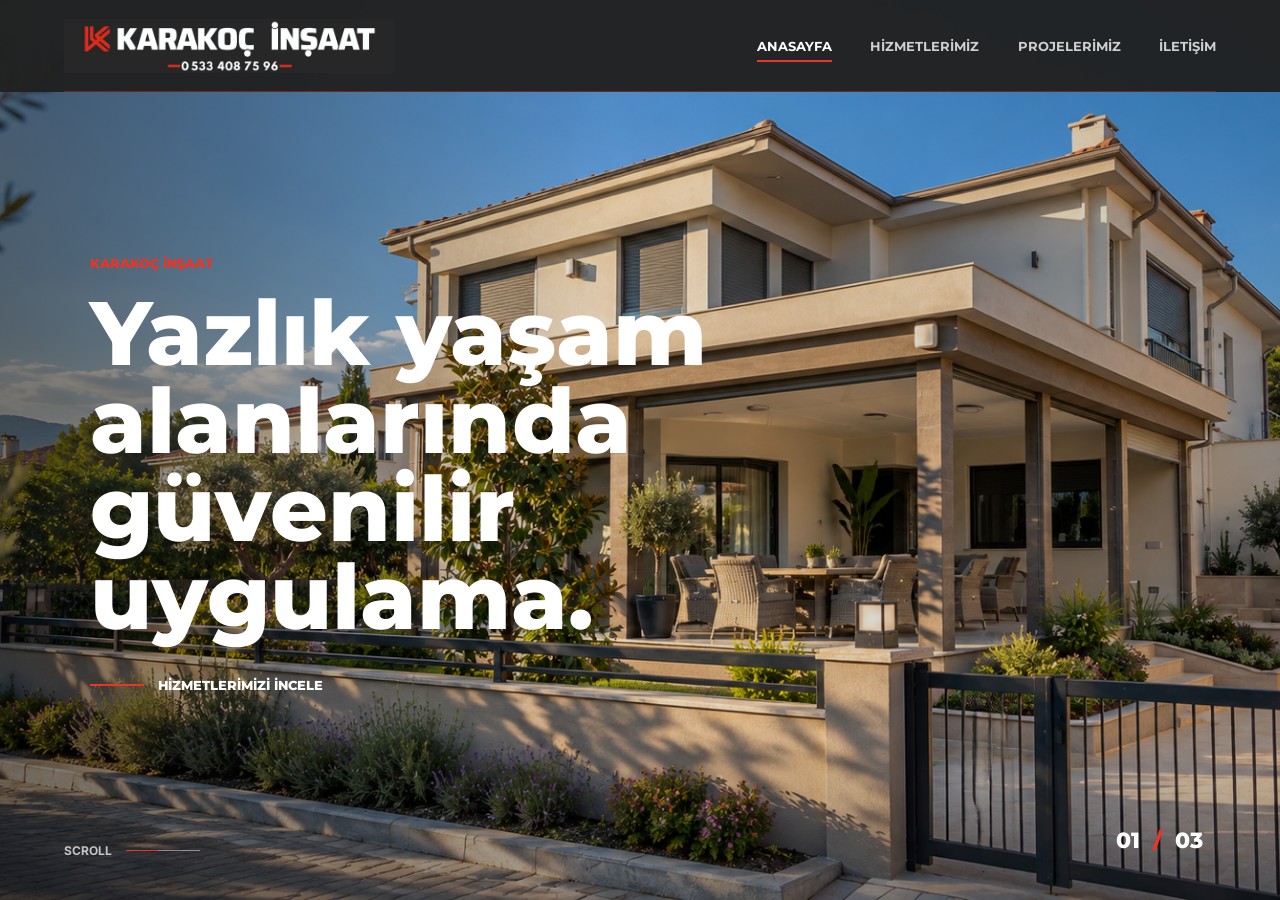
<file: index.html>
<!doctype html>
<html lang="tr">
<head>
  <meta charset="utf-8">
  <meta name="viewport" content="width=device-width, initial-scale=1">
  <title>Karakoç İnşaat | Anasayfa</title>
  <meta name="description" content="Karakoç İnşaat resmi web sitesi. Güvenilir, estetik ve sağlam yaşam alanları.">
  <link rel="preconnect" href="https://fonts.googleapis.com">
  <link rel="preconnect" href="https://fonts.gstatic.com" crossorigin>
  <link href="https://fonts.googleapis.com/css2?family=Montserrat:wght@500;600;700;800&family=Inter:wght@400;500;600&display=swap" rel="stylesheet">
  <link rel="stylesheet" href="css/style.css">
</head>
<body>
  <header class="site-header" data-header>
    <a class="brand" href="index.html" aria-label="Karakoç İnşaat Anasayfa">
      <img src="img/karakoclogo.png" alt="Karakoç İnşaat">
    </a>
    <button class="menu-toggle" type="button" aria-label="Menüyü aç" aria-expanded="false" data-menu-toggle>
      <span></span>
      <span></span>
      <span></span>
    </button>
    <nav class="main-nav" data-nav>
      <a class="active" href="index.html">Anasayfa</a>
      <a href="hizmetlerimiz.html">Hizmetlerimiz</a>
      <a href="projelerimiz.html">Projelerimiz</a>
      <a href="iletisim.html">İletişim</a>
    </nav>
  </header>

  <main class="snap-page">
    <section class="hero-panel hero-yapi is-active">
      <div class="hero-content">
        <p class="eyebrow">Karakoç İnşaat</p>
        <h1>Yazlık yaşam alanlarında güvenilir uygulama.</h1>
        <a class="hero-link" href="hizmetlerimiz.html">Hizmetlerimizi İncele</a>
      </div>
      <div class="slide-count">01 <span>/</span> 03</div>
    </section>

    <section class="hero-panel hero-proje">
      <div class="hero-content">
        <p class="eyebrow">Yaşam Alanları</p>
        <h2>Modern, güvenli ve kalıcı projeler.</h2>
        <a class="hero-link" href="projelerimiz.html">Projeleri Gör</a>
      </div>
      <div class="slide-count">02 <span>/</span> 03</div>
    </section>

    <section class="hero-panel hero-planlama">
      <div class="hero-content">
        <p class="eyebrow">Planlama ve Uygulama</p>
        <h2>Her detayında disiplin, her aşamasında güven.</h2>
        <a class="hero-link" href="iletisim.html">Bize Ulaşın</a>
      </div>
      <div class="slide-count">03 <span>/</span> 03</div>
    </section>
  </main>

  <div class="scroll-cue" aria-hidden="true">
    <span>Scroll</span>
    <i></i>
  </div>

  <script src="js/main.js"></script>
</body>
</html>
</file>
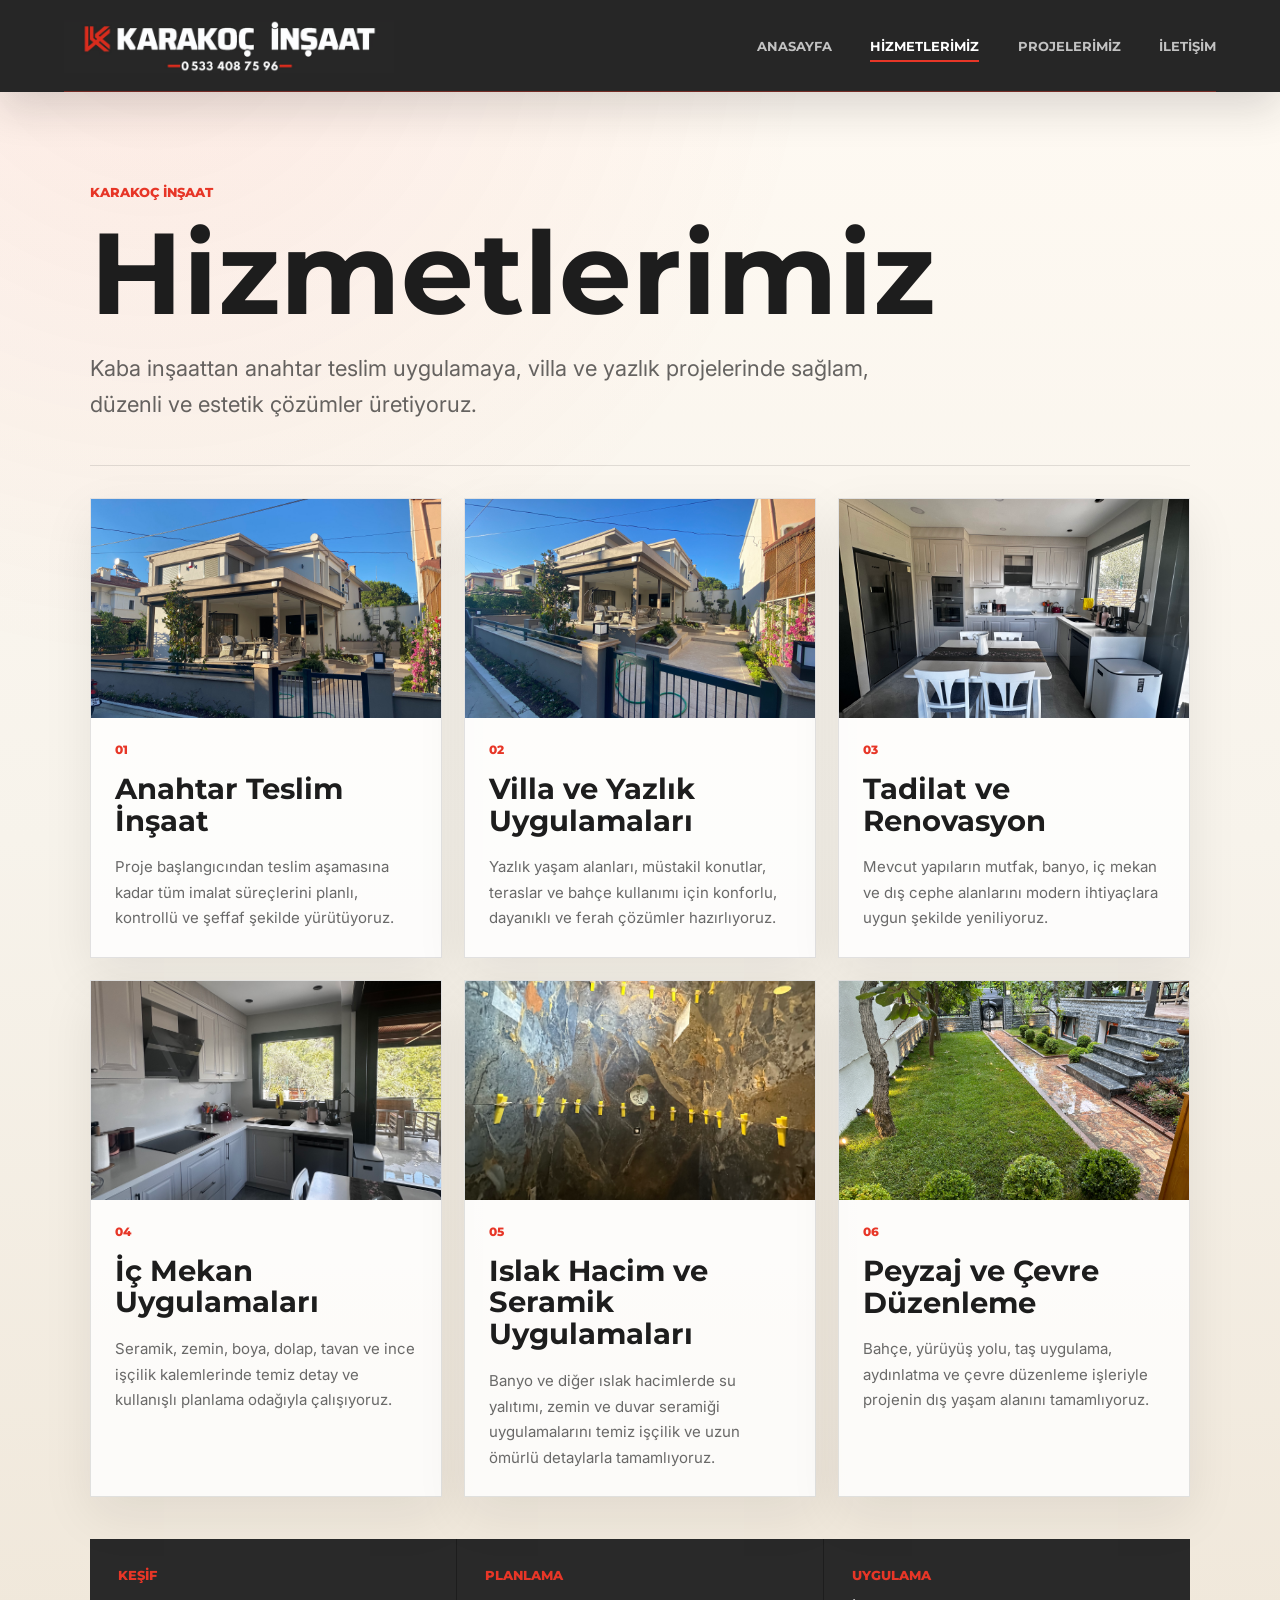
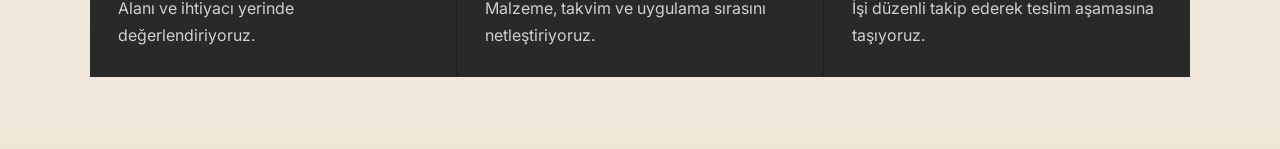
<file: hizmetlerimiz.html>
<!doctype html>
<html lang="tr">
<head>
  <meta charset="utf-8">
  <meta name="viewport" content="width=device-width, initial-scale=1">
  <title>Hizmetlerimiz | Karakoç İnşaat</title>
  <link rel="preconnect" href="https://fonts.googleapis.com">
  <link rel="preconnect" href="https://fonts.gstatic.com" crossorigin>
  <link href="https://fonts.googleapis.com/css2?family=Montserrat:wght@500;600;700;800&family=Inter:wght@400;500;600&display=swap" rel="stylesheet">
  <link rel="stylesheet" href="css/style.css">
</head>
<body>
  <header class="site-header solid" data-header>
    <a class="brand" href="index.html" aria-label="Karakoç İnşaat Anasayfa">
      <img src="img/karakoclogo.png" alt="Karakoç İnşaat">
    </a>
    <button class="menu-toggle" type="button" aria-label="Menüyü aç" aria-expanded="false" data-menu-toggle>
      <span></span><span></span><span></span>
    </button>
    <nav class="main-nav" data-nav>
      <a href="index.html">Anasayfa</a>
      <a class="active" href="hizmetlerimiz.html">Hizmetlerimiz</a>
      <a href="projelerimiz.html">Projelerimiz</a>
      <a href="iletisim.html">İletişim</a>
    </nav>
  </header>
  <main class="inner-page content-page">
    <section class="page-title compact">
      <p class="eyebrow">Karakoç İnşaat</p>
      <h1>Hizmetlerimiz</h1>
      <p class="lead">Kaba inşaattan anahtar teslim uygulamaya, villa ve yazlık projelerinde sağlam, düzenli ve estetik çözümler üretiyoruz.</p>
    </section>

    <section class="service-grid featured" aria-label="Hizmetlerimiz">
      <article class="service-card">
        <img src="img/proje2/IMG_4381.jpeg" alt="Villa dış cephe ve yazlık uygulama örneği">
        <span>01</span>
        <h2>Anahtar Teslim İnşaat</h2>
        <p>Proje başlangıcından teslim aşamasına kadar tüm imalat süreçlerini planlı, kontrollü ve şeffaf şekilde yürütüyoruz.</p>
      </article>
      <article class="service-card">
        <img src="img/proje2/IMG_4385.jpeg" alt="Yazlık villa teras uygulama örneği">
        <span>02</span>
        <h2>Villa ve Yazlık Uygulamaları</h2>
        <p>Yazlık yaşam alanları, müstakil konutlar, teraslar ve bahçe kullanımı için konforlu, dayanıklı ve ferah çözümler hazırlıyoruz.</p>
      </article>
      <article class="service-card">
        <img src="img/proje1/IMG_2029.jpeg" alt="Tadilat ve mutfak renovasyon örneği">
        <span>03</span>
        <h2>Tadilat ve Renovasyon</h2>
        <p>Mevcut yapıların mutfak, banyo, iç mekan ve dış cephe alanlarını modern ihtiyaçlara uygun şekilde yeniliyoruz.</p>
      </article>
      <article class="service-card">
        <img src="img/proje1/IMG_2033.jpeg" alt="İç mekan ince işçilik örneği">
        <span>04</span>
        <h2>İç Mekan Uygulamaları</h2>
        <p>Seramik, zemin, boya, dolap, tavan ve ince işçilik kalemlerinde temiz detay ve kullanışlı planlama odağıyla çalışıyoruz.</p>
      </article>
      <article class="service-card">
        <img src="img/proje3/IMG_6566.jpeg" alt="Seramik ve ıslak hacim uygulama örneği">
        <span>05</span>
        <h2>Islak Hacim ve Seramik Uygulamaları</h2>
        <p>Banyo ve diğer ıslak hacimlerde su yalıtımı, zemin ve duvar seramiği uygulamalarını temiz işçilik ve uzun ömürlü detaylarla tamamlıyoruz.</p>
      </article>
      <article class="service-card">
        <img src="img/proje3/IMG_0694.jpeg" alt="Peyzaj ve çevre düzenleme örneği">
        <span>06</span>
        <h2>Peyzaj ve Çevre Düzenleme</h2>
        <p>Bahçe, yürüyüş yolu, taş uygulama, aydınlatma ve çevre düzenleme işleriyle projenin dış yaşam alanını tamamlıyoruz.</p>
      </article>
    </section>

    <section class="work-steps">
      <article>
        <span>Keşif</span>
        <p>Alanı ve ihtiyacı yerinde değerlendiriyoruz.</p>
      </article>
      <article>
        <span>Planlama</span>
        <p>Malzeme, takvim ve uygulama sırasını netleştiriyoruz.</p>
      </article>
      <article>
        <span>Uygulama</span>
        <p>İşi düzenli takip ederek teslim aşamasına taşıyoruz.</p>
      </article>
    </section>
  </main>
  <script src="js/main.js"></script>
</body>
</html>
</file>
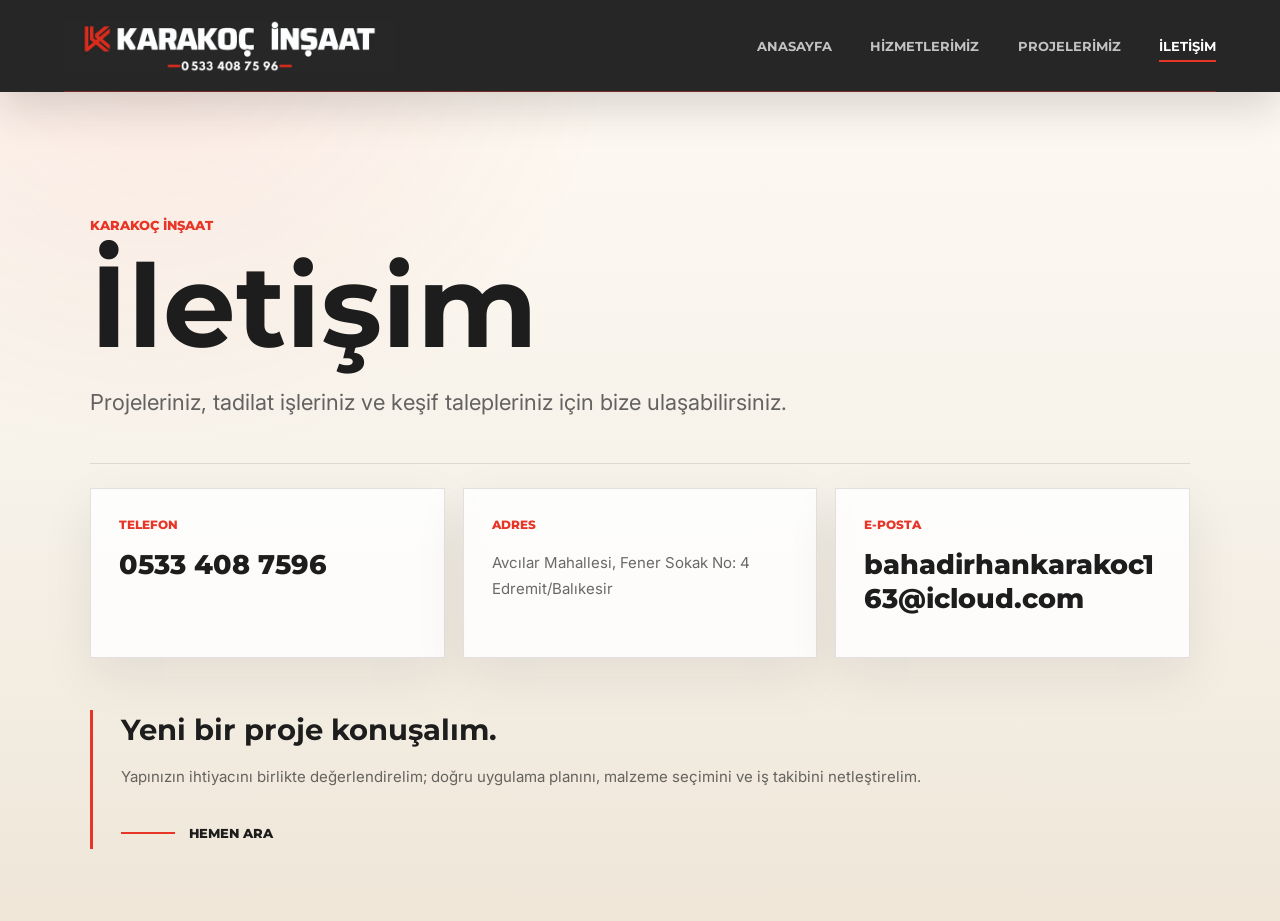
<file: iletisim.html>
<!doctype html>
<html lang="tr">
<head>
  <meta charset="utf-8">
  <meta name="viewport" content="width=device-width, initial-scale=1">
  <title>İletişim | Karakoç İnşaat</title>
  <link rel="preconnect" href="https://fonts.googleapis.com">
  <link rel="preconnect" href="https://fonts.gstatic.com" crossorigin>
  <link href="https://fonts.googleapis.com/css2?family=Montserrat:wght@500;600;700;800&family=Inter:wght@400;500;600&display=swap" rel="stylesheet">
  <link rel="stylesheet" href="css/style.css">
</head>
<body>
  <header class="site-header solid" data-header>
    <a class="brand" href="index.html" aria-label="Karakoç İnşaat Anasayfa">
      <img src="img/karakoclogo.png" alt="Karakoç İnşaat">
    </a>
    <button class="menu-toggle" type="button" aria-label="Menüyü aç" aria-expanded="false" data-menu-toggle>
      <span></span><span></span><span></span>
    </button>
    <nav class="main-nav" data-nav>
      <a href="index.html">Anasayfa</a>
      <a href="hizmetlerimiz.html">Hizmetlerimiz</a>
      <a href="projelerimiz.html">Projelerimiz</a>
      <a class="active" href="iletisim.html">İletişim</a>
    </nav>
  </header>
  <main class="inner-page content-page contact-page">
    <section class="page-title compact">
      <p class="eyebrow">Karakoç İnşaat</p>
      <h1>İletişim</h1>
      <p class="lead">Projeleriniz, tadilat işleriniz ve keşif talepleriniz için bize ulaşabilirsiniz.</p>
    </section>

    <section class="contact-layout" aria-label="İletişim bilgileri">
      <div class="contact-box">
        <span>Telefon</span>
        <a href="tel:+905334087596">0533 408 7596</a>
      </div>
      <div class="contact-box">
        <span>Adres</span>
        <p>Avcılar Mahallesi, Fener Sokak No: 4<br>Edremit/Balıkesir</p>
      </div>
      <div class="contact-box">
        <span>E-posta</span>
        <a href="mailto:bahadirhankarakoc163@icloud.com">bahadirhankarakoc163@icloud.com</a>
      </div>
    </section>

    <section class="contact-cta">
      <h2>Yeni bir proje konuşalım.</h2>
      <p>Yapınızın ihtiyacını birlikte değerlendirelim; doğru uygulama planını, malzeme seçimini ve iş takibini netleştirelim.</p>
      <a class="hero-link" href="tel:+905334087596">Hemen Ara</a>
    </section>
  </main>
  <script src="js/main.js"></script>
</body>
</html>
</file>
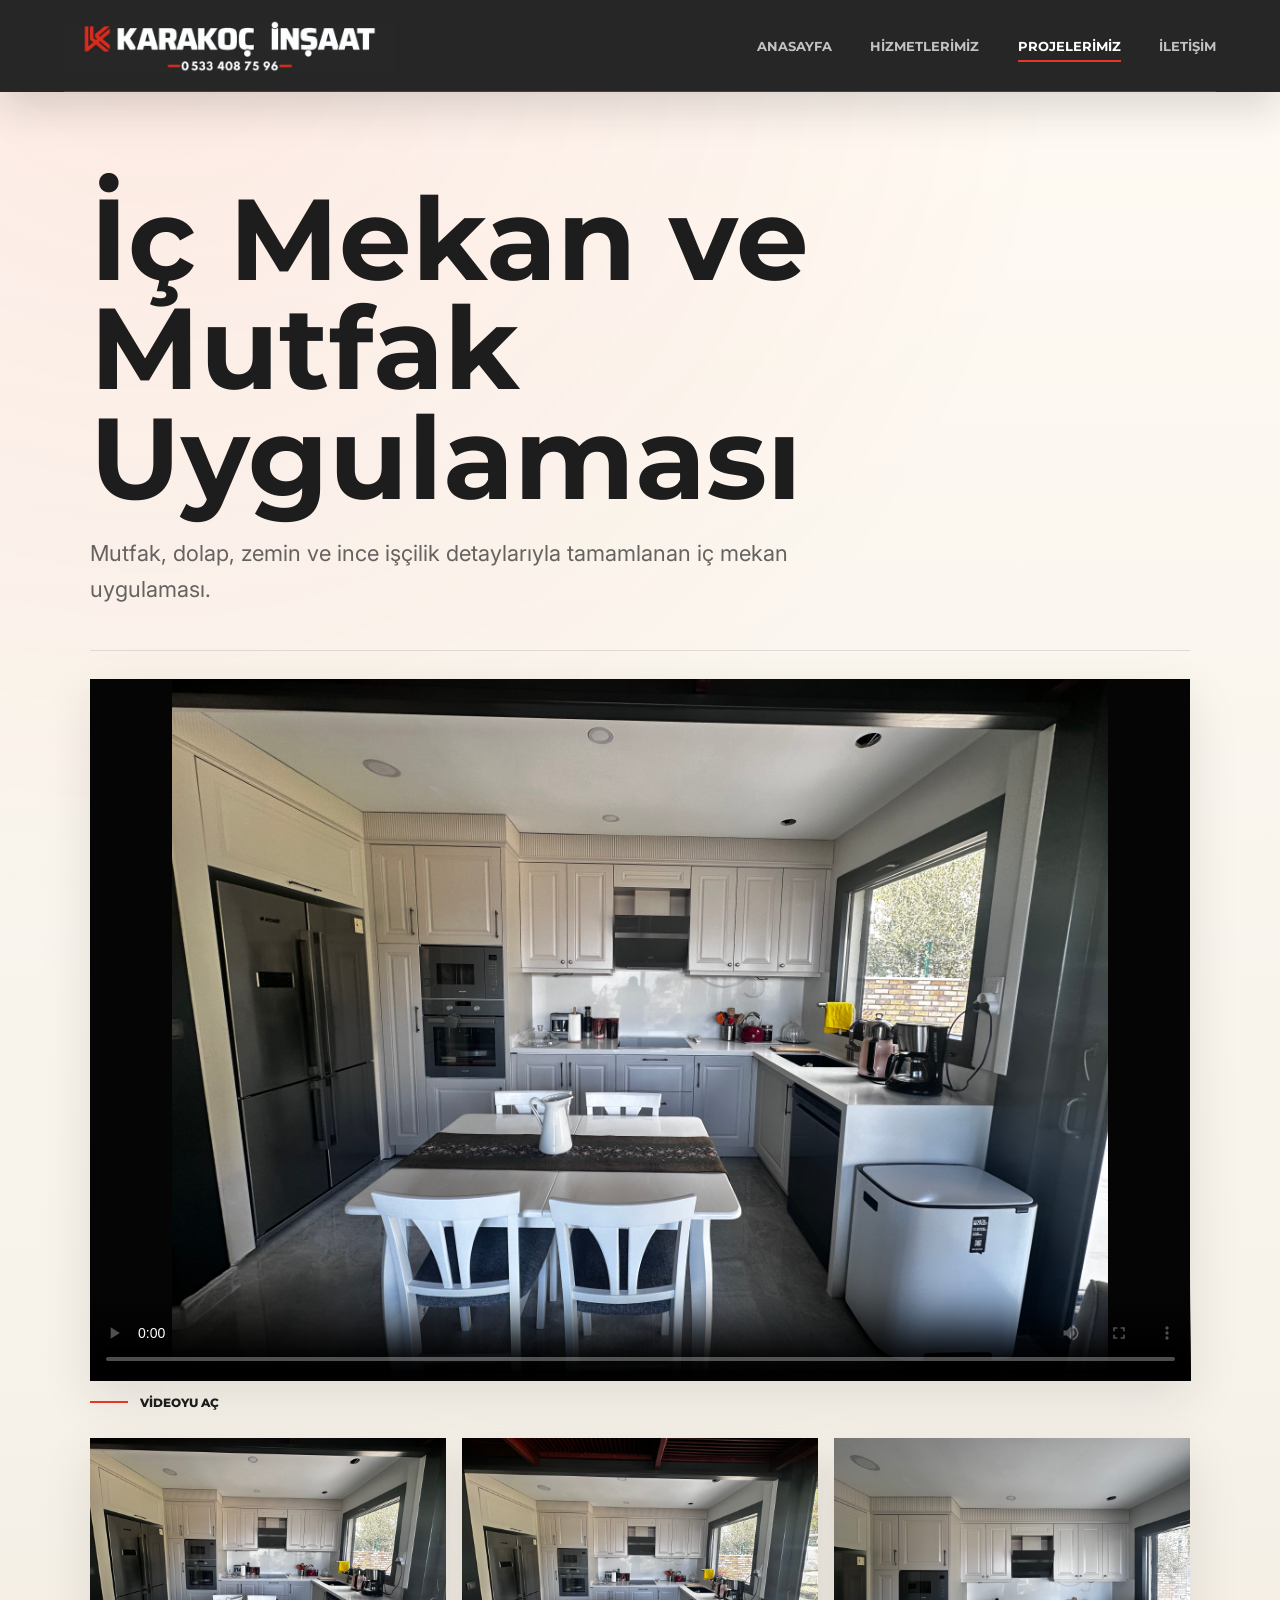
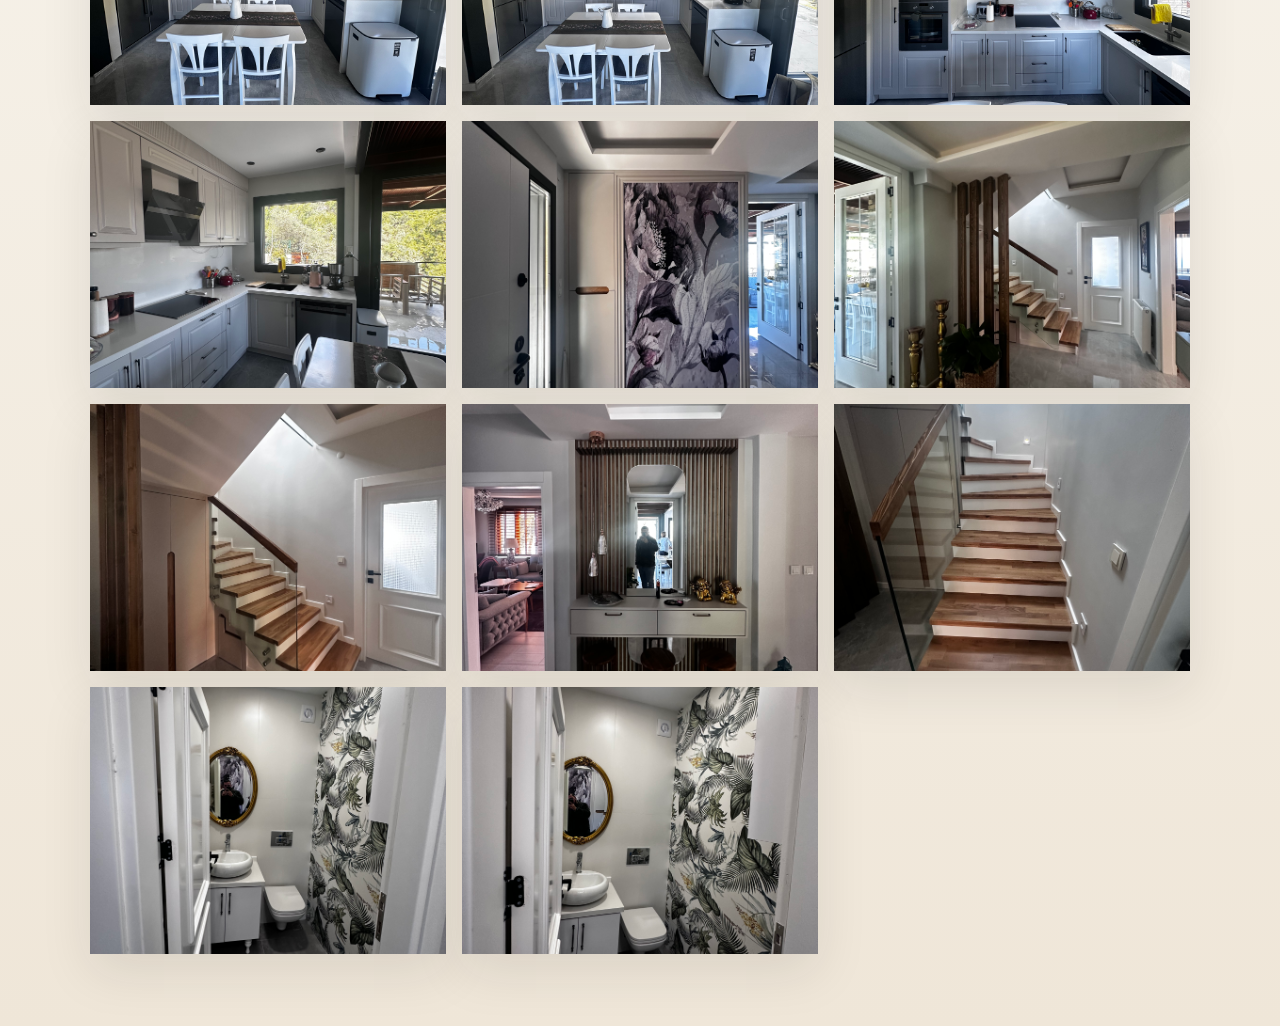
<file: proje1.html>
<!doctype html>
<html lang="tr">
<head>
  <meta charset="utf-8">
  <meta name="viewport" content="width=device-width, initial-scale=1">
  <title>İç Mekan ve Mutfak Uygulaması | Karakoç İnşaat</title>
  <link rel="preconnect" href="https://fonts.googleapis.com">
  <link rel="preconnect" href="https://fonts.gstatic.com" crossorigin>
  <link href="https://fonts.googleapis.com/css2?family=Montserrat:wght@500;600;700;800&family=Inter:wght@400;500;600&display=swap" rel="stylesheet">
  <link rel="stylesheet" href="css/style.css">
</head>
<body>
  <header class="site-header solid" data-header>
    <a class="brand" href="index.html" aria-label="Karakoç İnşaat Anasayfa"><img src="img/karakoclogo.png" alt="Karakoç İnşaat"></a>
    <button class="menu-toggle" type="button" aria-label="Menüyü aç" aria-expanded="false" data-menu-toggle><span></span><span></span><span></span></button>
    <nav class="main-nav" data-nav>
      <a href="index.html">Anasayfa</a>
      <a href="hizmetlerimiz.html">Hizmetlerimiz</a>
      <a class="active" href="projelerimiz.html">Projelerimiz</a>
      <a href="iletisim.html">İletişim</a>
    </nav>
  </header>
  <main class="inner-page content-page project-detail">
    <section class="page-title compact">
      <h1>İç Mekan ve Mutfak Uygulaması</h1>
      <p class="lead">Mutfak, dolap, zemin ve ince işçilik detaylarıyla tamamlanan iç mekan uygulaması.</p>
    </section>

    <section class="media-feature">
      <video controls preload="metadata" poster="img/proje1/IMG_2029.jpeg">
        <source src="img/proje1/IMG_0296.mov" type="video/quicktime">
      </video>
      <a class="media-download" href="img/proje1/IMG_0296.mov">Videoyu Aç</a>
    </section>

    <section class="gallery-grid" aria-label="İç mekan ve mutfak uygulaması fotoğrafları">
      <img src="img/proje1/IMG_2029.jpeg" alt="Mutfak uygulaması fotoğrafı">
      <img src="img/proje1/IMG_2030.jpeg" alt="İç mekan detay fotoğrafı">
      <img src="img/proje1/IMG_2031.jpeg" alt="İç mekan uygulama fotoğrafı">
      <img src="img/proje1/IMG_2033.jpeg" alt="İç mekan fotoğrafı">
      <img src="img/proje1/IMG_2034.jpeg" alt="İşçilik fotoğrafı">
      <img src="img/proje1/IMG_2035.jpeg" alt="Tamamlanan alan fotoğrafı">
      <img src="img/proje1/IMG_2036.jpeg" alt="Detay fotoğrafı">
      <img src="img/proje1/IMG_2037.jpeg" alt="Detay fotoğrafı">
      <img src="img/proje1/IMG_2038.jpeg" alt="Detay fotoğrafı">
      <img src="img/proje1/IMG_2042.jpeg" alt="Detay fotoğrafı">
      <img src="img/proje1/IMG_2043.jpeg" alt="Detay fotoğrafı">
    </section>
  </main>
  <script src="js/main.js"></script>
</body>
</html>
</file>
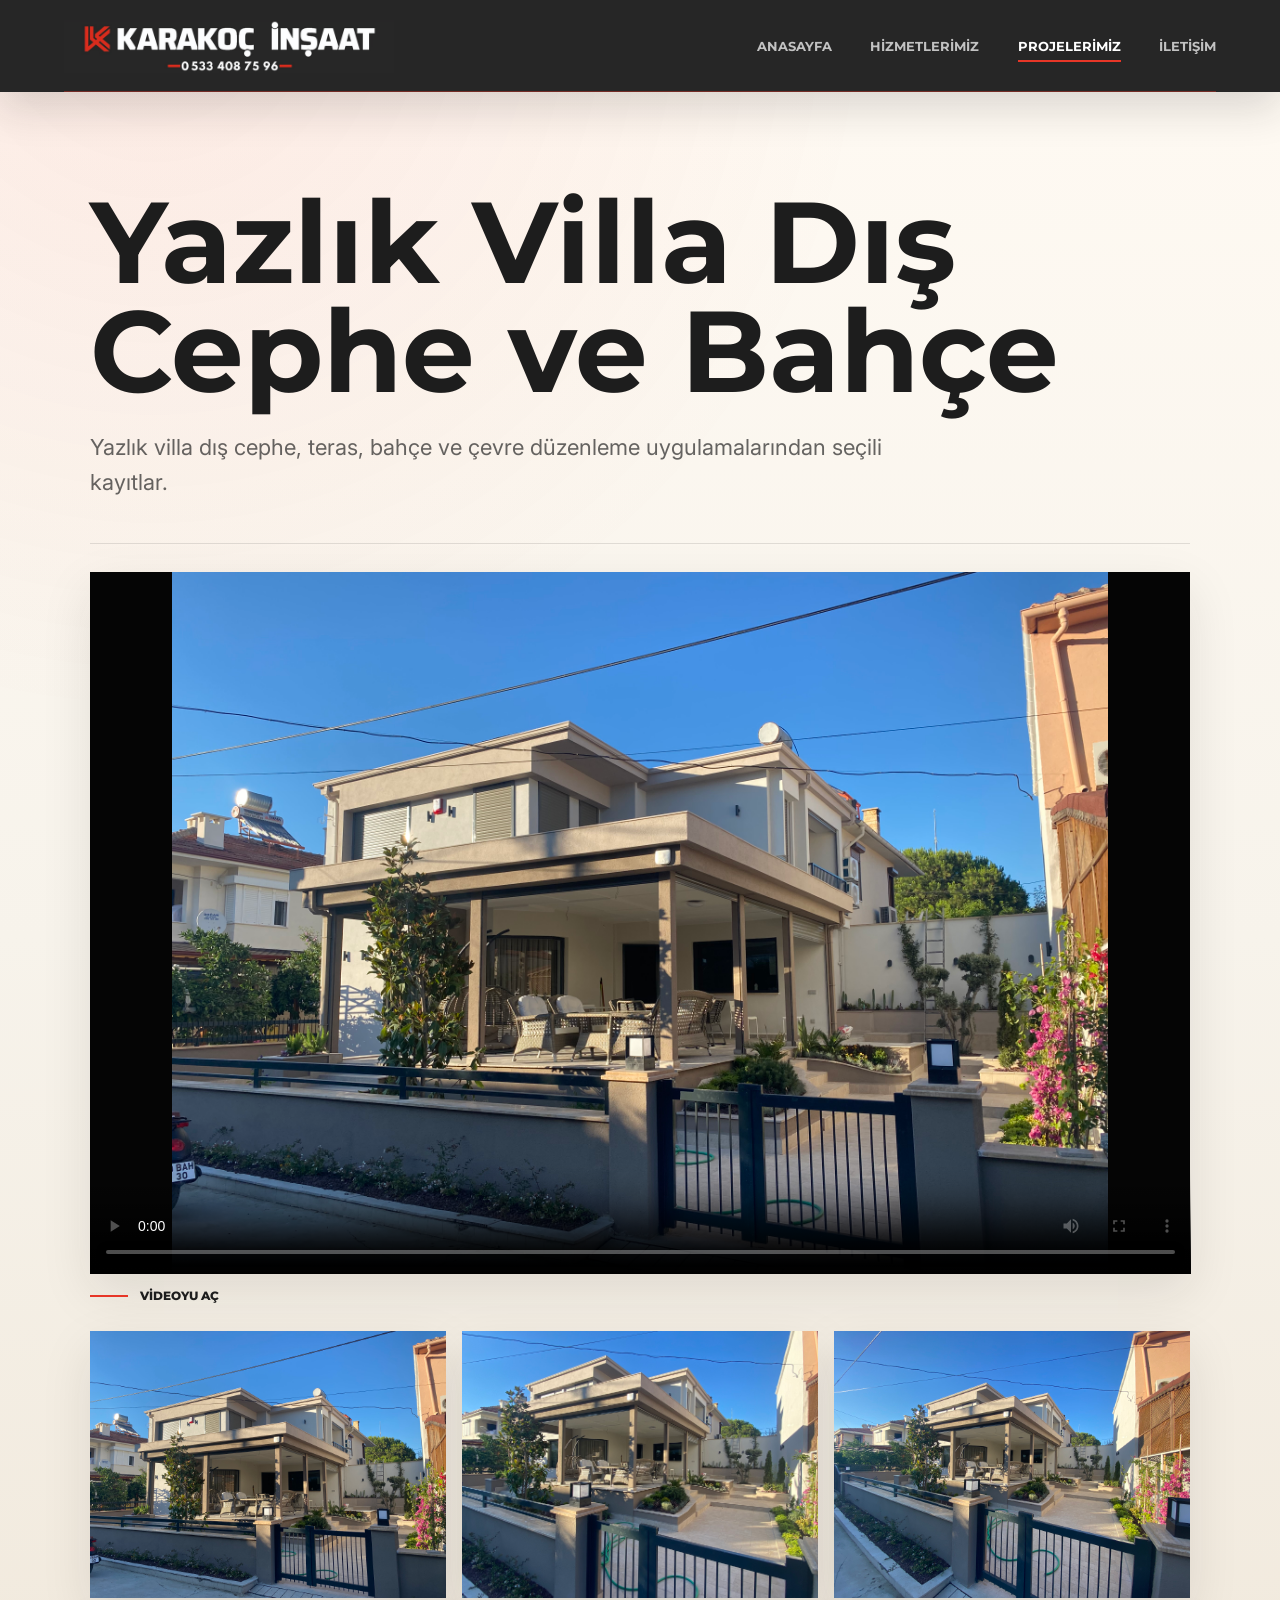
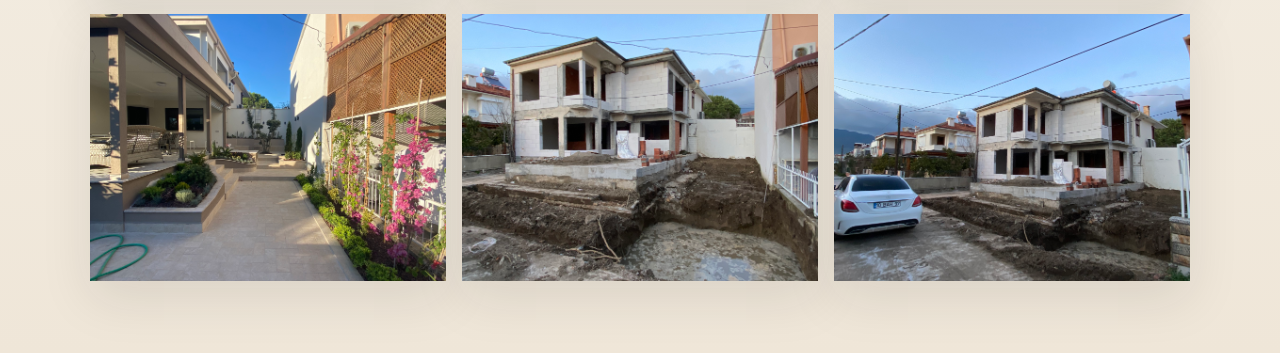
<file: proje2.html>
<!doctype html>
<html lang="tr">
<head>
  <meta charset="utf-8">
  <meta name="viewport" content="width=device-width, initial-scale=1">
  <title>Yazlık Villa Dış Cephe ve Bahçe | Karakoç İnşaat</title>
  <link rel="preconnect" href="https://fonts.googleapis.com">
  <link rel="preconnect" href="https://fonts.gstatic.com" crossorigin>
  <link href="https://fonts.googleapis.com/css2?family=Montserrat:wght@500;600;700;800&family=Inter:wght@400;500;600&display=swap" rel="stylesheet">
  <link rel="stylesheet" href="css/style.css">
</head>
<body>
  <header class="site-header solid" data-header>
    <a class="brand" href="index.html" aria-label="Karakoç İnşaat Anasayfa"><img src="img/karakoclogo.png" alt="Karakoç İnşaat"></a>
    <button class="menu-toggle" type="button" aria-label="Menüyü aç" aria-expanded="false" data-menu-toggle><span></span><span></span><span></span></button>
    <nav class="main-nav" data-nav>
      <a href="index.html">Anasayfa</a>
      <a href="hizmetlerimiz.html">Hizmetlerimiz</a>
      <a class="active" href="projelerimiz.html">Projelerimiz</a>
      <a href="iletisim.html">İletişim</a>
    </nav>
  </header>
  <main class="inner-page content-page project-detail">
    <section class="page-title compact">
      <h1>Yazlık Villa Dış Cephe ve Bahçe</h1>
      <p class="lead">Yazlık villa dış cephe, teras, bahçe ve çevre düzenleme uygulamalarından seçili kayıtlar.</p>
    </section>

    <section class="media-feature">
      <video controls preload="metadata" poster="img/proje2/IMG_4381.jpeg">
        <source src="img/proje2/IMG_2356.mov" type="video/quicktime">
      </video>
      <a class="media-download" href="img/proje2/IMG_2356.mov">Videoyu Aç</a>
    </section>

    <section class="gallery-grid" aria-label="Yazlık villa dış cephe ve bahçe fotoğrafları">
      <img src="img/proje2/IMG_4381.jpeg" alt="Villa dış cephe fotoğrafı">
      <img src="img/proje2/IMG_4383.jpeg" alt="Bahçe fotoğrafı">
      <img src="img/proje2/IMG_4385.jpeg" alt="Teras fotoğrafı">
      <img src="img/proje2/IMG_4386.jpeg" alt="Detay fotoğrafı">
      <img src="img/proje2/IMG_2353.jpeg" alt="Uygulama fotoğrafı">
      <img src="img/proje2/IMG_2355.jpeg" alt="Uygulama fotoğrafı">
    </section>
  </main>
  <script src="js/main.js"></script>
</body>
</html>
</file>
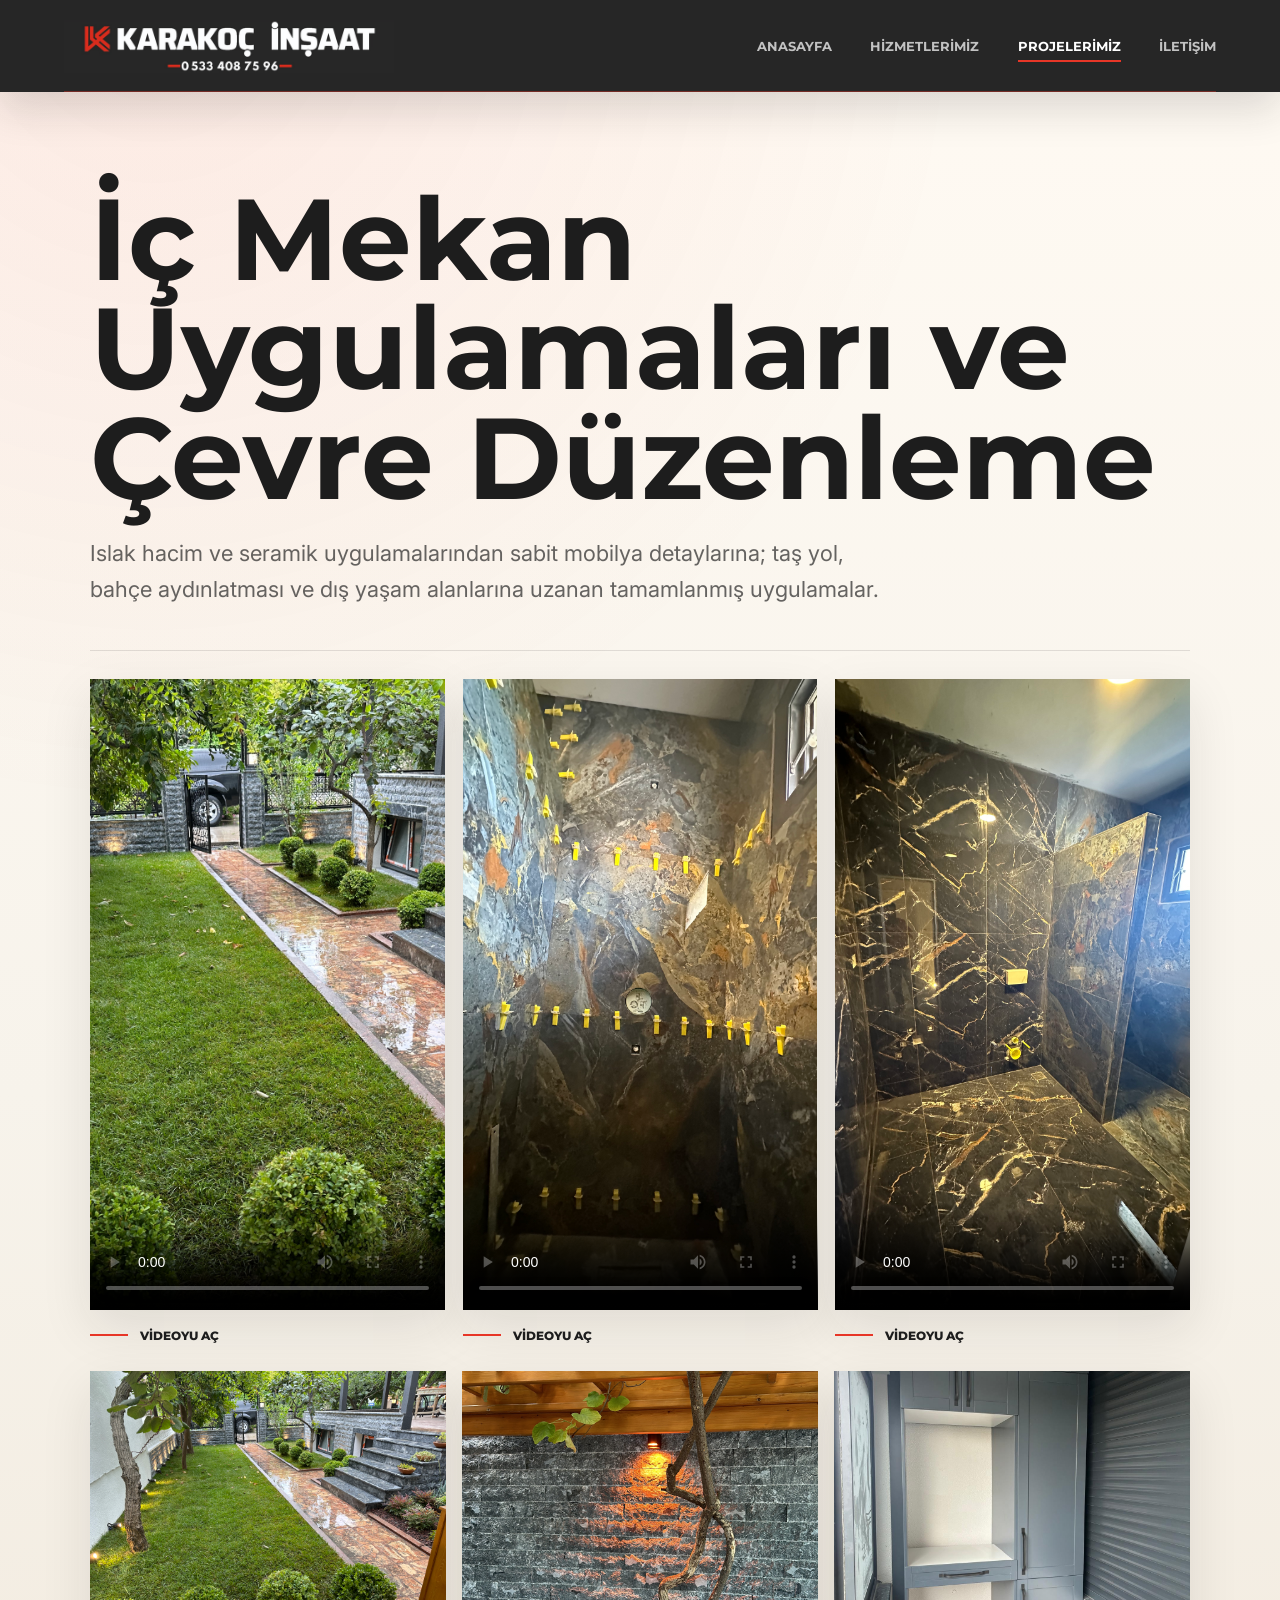
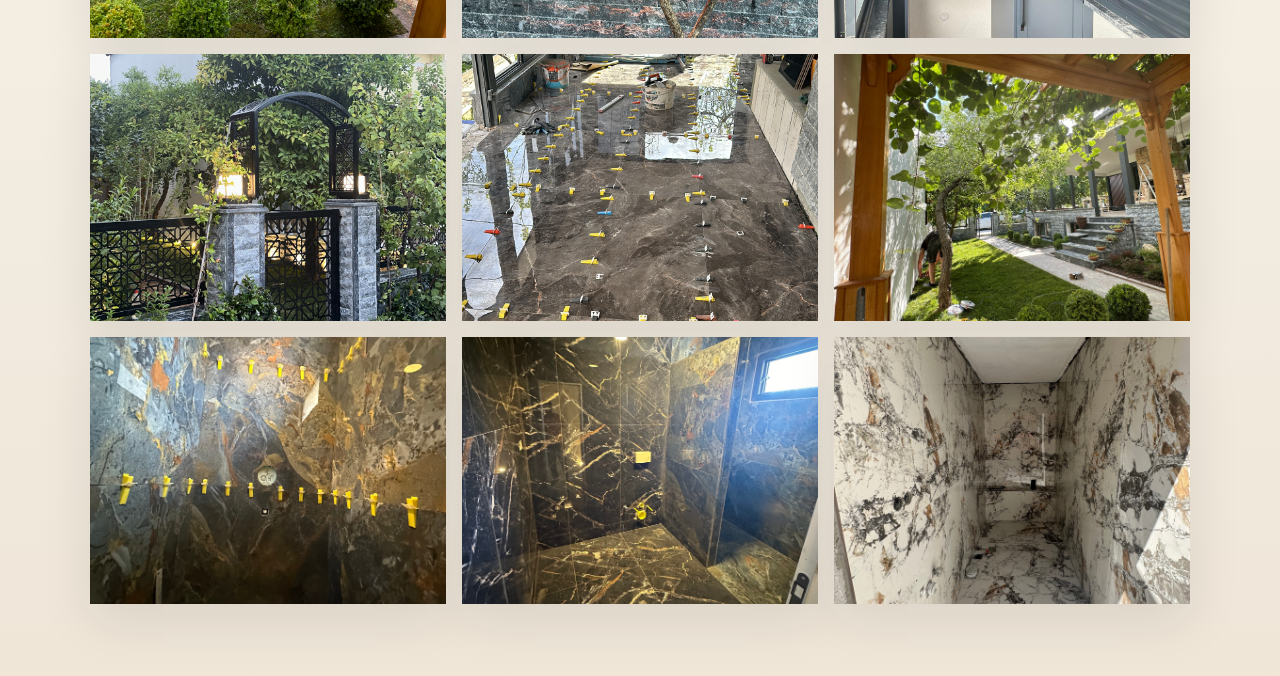
<file: proje3.html>
<!doctype html>
<html lang="tr">
<head>
  <meta charset="utf-8">
  <meta name="viewport" content="width=device-width, initial-scale=1">
  <title>İç Mekan Uygulamaları ve Çevre Düzenleme | Karakoç İnşaat</title>
  <link rel="preconnect" href="https://fonts.googleapis.com">
  <link rel="preconnect" href="https://fonts.gstatic.com" crossorigin>
  <link href="https://fonts.googleapis.com/css2?family=Montserrat:wght@500;600;700;800&family=Inter:wght@400;500;600&display=swap" rel="stylesheet">
  <link rel="stylesheet" href="css/style.css">
</head>
<body>
  <header class="site-header solid" data-header>
    <a class="brand" href="index.html" aria-label="Karakoç İnşaat Anasayfa"><img src="img/karakoclogo.png" alt="Karakoç İnşaat"></a>
    <button class="menu-toggle" type="button" aria-label="Menüyü aç" aria-expanded="false" data-menu-toggle><span></span><span></span><span></span></button>
    <nav class="main-nav" data-nav>
      <a href="index.html">Anasayfa</a>
      <a href="hizmetlerimiz.html">Hizmetlerimiz</a>
      <a class="active" href="projelerimiz.html">Projelerimiz</a>
      <a href="iletisim.html">İletişim</a>
    </nav>
  </header>
  <main class="inner-page content-page project-detail">
    <section class="page-title compact">
      <h1>İç Mekan Uygulamaları ve Çevre Düzenleme</h1>
      <p class="lead">Islak hacim ve seramik uygulamalarından sabit mobilya detaylarına; taş yol, bahçe aydınlatması ve dış yaşam alanlarına uzanan tamamlanmış uygulamalar.</p>
    </section>

    <section class="video-grid" aria-label="Peyzaj ve çevre düzenleme videoları">
      <div>
        <video controls preload="metadata" poster="img/proje3/IMG_0694.jpeg">
          <source src="img/proje3/0687ecc1fafa44f3bd4c922346536c01.mp4" type="video/mp4">
        </video>
        <a class="media-download" href="img/proje3/0687ecc1fafa44f3bd4c922346536c01.mp4">Videoyu Aç</a>
      </div>
      <div>
        <video controls preload="metadata" poster="img/proje3/IMG_6566.jpeg">
          <source src="img/proje3/IMG_7183.mov" type="video/quicktime">
        </video>
        <a class="media-download" href="img/proje3/IMG_7183.mov">Videoyu Aç</a>
      </div>
      <div>
        <video controls preload="metadata" poster="img/proje3/IMG_6696.jpeg">
          <source src="img/proje3/IMG_9633.mov" type="video/quicktime">
        </video>
        <a class="media-download" href="img/proje3/IMG_9633.mov">Videoyu Aç</a>
      </div>
    </section>

    <section class="gallery-grid" aria-label="Peyzaj ve çevre düzenleme fotoğrafları">
      <img src="img/proje3/IMG_0694.jpeg" alt="Peyzaj fotoğrafı">
      <img src="img/proje3/109A3D57-8976-475D-9A9A-8D8523655916.jpeg" alt="Detay fotoğrafı">
      <img src="img/proje3/3f8db624-2329-4f87-ba5f-a86633bf9745.jpeg" alt="Uygulama fotoğrafı">
      <img src="img/proje3/4AB7FD9D-405E-45B6-A0CF-4687F82658C1.jpeg" alt="Detay fotoğrafı">
      <img src="img/proje3/84B883D7-E6DB-4ED3-BDF4-617C251B9939.jpeg" alt="Bahçe fotoğrafı">
      <img src="img/proje3/IMG_0586.jpeg" alt="Dış alan fotoğrafı">
      <img src="img/proje3/IMG_6566.jpeg" alt="Taş uygulama fotoğrafı">
      <img src="img/proje3/IMG_6696.jpeg" alt="Merdiven fotoğrafı">
      <img src="img/proje3/IMG_6700.jpeg" alt="Aydınlatma fotoğrafı">
    </section>
  </main>
  <script src="js/main.js"></script>
</body>
</html>
</file>
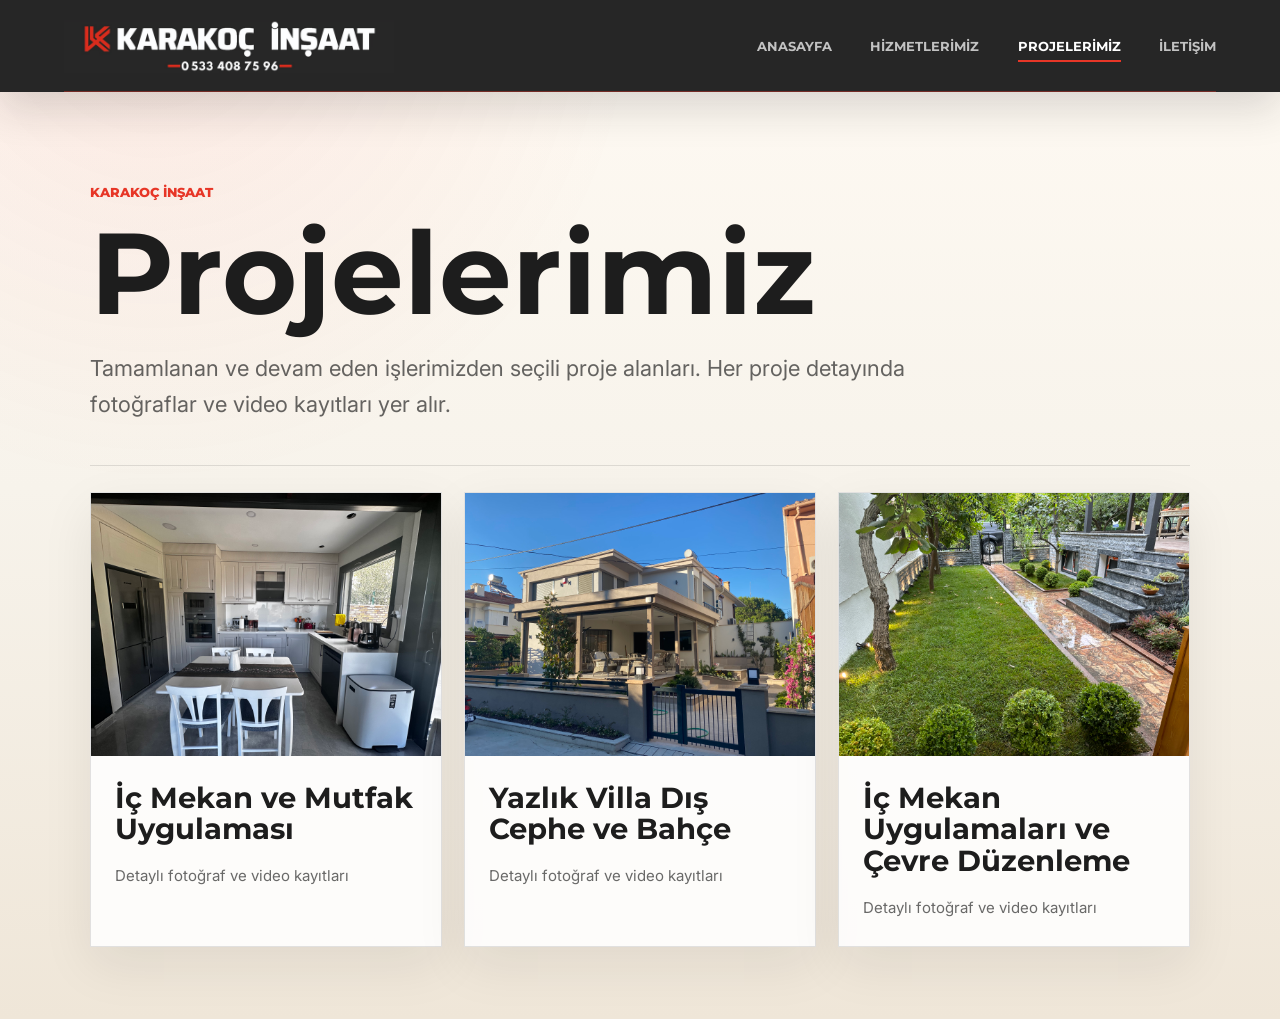
<file: projelerimiz.html>
<!doctype html>
<html lang="tr">
<head>
  <meta charset="utf-8">
  <meta name="viewport" content="width=device-width, initial-scale=1">
  <title>Projelerimiz | Karakoç İnşaat</title>
  <link rel="preconnect" href="https://fonts.googleapis.com">
  <link rel="preconnect" href="https://fonts.gstatic.com" crossorigin>
  <link href="https://fonts.googleapis.com/css2?family=Montserrat:wght@500;600;700;800&family=Inter:wght@400;500;600&display=swap" rel="stylesheet">
  <link rel="stylesheet" href="css/style.css">
</head>
<body>
  <header class="site-header solid" data-header>
    <a class="brand" href="index.html" aria-label="Karakoç İnşaat Anasayfa">
      <img src="img/karakoclogo.png" alt="Karakoç İnşaat">
    </a>
    <button class="menu-toggle" type="button" aria-label="Menüyü aç" aria-expanded="false" data-menu-toggle>
      <span></span><span></span><span></span>
    </button>
    <nav class="main-nav" data-nav>
      <a href="index.html">Anasayfa</a>
      <a href="hizmetlerimiz.html">Hizmetlerimiz</a>
      <a class="active" href="projelerimiz.html">Projelerimiz</a>
      <a href="iletisim.html">İletişim</a>
    </nav>
  </header>
  <main class="inner-page content-page">
    <section class="page-title compact">
      <p class="eyebrow">Karakoç İnşaat</p>
      <h1>Projelerimiz</h1>
      <p class="lead">Tamamlanan ve devam eden işlerimizden seçili proje alanları. Her proje detayında fotoğraflar ve video kayıtları yer alır.</p>
    </section>

    <section class="project-grid" aria-label="Projelerimiz">
      <a class="project-card" href="proje1.html">
        <img src="img/proje1/IMG_2029.jpeg" alt="Proje 1 iç mekan uygulaması">
        <h2>İç Mekan ve Mutfak Uygulaması</h2>
        <p>Detaylı fotoğraf ve video kayıtları</p>
      </a>
      <a class="project-card" href="proje2.html">
        <img src="img/proje2/IMG_4381.jpeg" alt="Proje 2 yazlık villa dış cephe">
        <h2>Yazlık Villa Dış Cephe ve Bahçe</h2>
        <p>Detaylı fotoğraf ve video kayıtları</p>
      </a>
      <a class="project-card" href="proje3.html">
        <img src="img/proje3/IMG_0694.jpeg" alt="Proje 3 peyzaj ve çevre düzenleme">
        <h2>İç Mekan Uygulamaları ve Çevre Düzenleme</h2>
        <p>Detaylı fotoğraf ve video kayıtları</p>
      </a>
    </section>
  </main>
  <script src="js/main.js"></script>
</body>
</html>
</file>
<file: css/style.css>
:root {
  --black: #111111;
  --charcoal: #222222;
  --ink: #1d1d1d;
  --white: #ffffff;
  --red: #e73627;
  --paper: #f7f3eb;
  --paper-soft: #efe6d8;
  --stone: #ded2c1;
  --line: rgba(29, 29, 29, 0.12);
  --muted: rgba(255, 255, 255, 0.72);
  --header-height: 92px;
}

* {
  box-sizing: border-box;
}

html {
  scroll-behavior: smooth;
}

body {
  margin: 0;
  background: var(--paper);
  color: var(--ink);
  font-family: Inter, Arial, sans-serif;
}

a {
  color: inherit;
  text-decoration: none;
}

.site-header {
  align-items: center;
  background: rgba(34, 34, 34, 0.97);
  display: flex;
  gap: 32px;
  height: var(--header-height);
  justify-content: space-between;
  left: 0;
  padding: 18px clamp(20px, 5vw, 72px);
  position: fixed;
  right: 0;
  top: 0;
  transition: background 220ms ease, border-color 220ms ease, height 220ms ease;
  z-index: 20;
}

.site-header::after {
  background: rgba(231, 54, 39, 0.36);
  bottom: 0;
  content: "";
  height: 1px;
  left: clamp(20px, 5vw, 72px);
  position: absolute;
  right: clamp(20px, 5vw, 72px);
}

.site-header.is-scrolled,
.site-header.solid {
  background: rgba(34, 34, 34, 0.98);
  backdrop-filter: blur(12px);
  box-shadow: 0 16px 42px rgba(29, 29, 29, 0.16);
}

.site-header.solid::after,
.site-header.is-scrolled::after {
  background: rgba(231, 54, 39, 0.40);
}

.site-header.solid .main-nav a,
.site-header.is-scrolled .main-nav a {
  color: rgba(255, 255, 255, 0.72);
}

.site-header.solid .main-nav a:hover,
.site-header.solid .main-nav a.active,
.site-header.is-scrolled .main-nav a:hover,
.site-header.is-scrolled .main-nav a.active {
  color: var(--white);
}

.site-header.solid .menu-toggle span,
.site-header.is-scrolled .menu-toggle span {
  background: var(--white);
}

.brand {
  display: inline-flex;
  flex: 0 0 auto;
  max-width: min(330px, 58vw);
}

.brand img {
  display: block;
  height: auto;
  max-height: 54px;
  max-width: 100%;
  object-fit: contain;
}

.main-nav {
  align-items: center;
  display: flex;
  gap: clamp(18px, 3vw, 40px);
  font-family: Montserrat, Arial, sans-serif;
  font-size: 13px;
  font-weight: 700;
  letter-spacing: 0;
  text-transform: uppercase;
}

.main-nav a {
  color: rgba(255, 255, 255, 0.78);
  line-height: 1;
  padding: 12px 0;
  position: relative;
}

.main-nav a::after {
  background: var(--red);
  bottom: 3px;
  content: "";
  height: 2px;
  left: 0;
  position: absolute;
  transform: scaleX(0);
  transform-origin: right;
  transition: transform 180ms ease;
  width: 100%;
}

.main-nav a:hover,
.main-nav a.active {
  color: var(--white);
}

.main-nav a:hover::after,
.main-nav a.active::after {
  transform: scaleX(1);
  transform-origin: left;
}

.menu-toggle {
  align-items: center;
  background: transparent;
  border: 0;
  cursor: pointer;
  display: none;
  flex-direction: column;
  gap: 6px;
  height: 44px;
  justify-content: center;
  padding: 0;
  width: 44px;
}

.menu-toggle span {
  background: var(--white);
  display: block;
  height: 2px;
  width: 24px;
}

.snap-page {
  height: 100vh;
  overflow-x: hidden;
  overflow-y: auto;
  scroll-snap-type: y mandatory;
}

.hero-panel {
  align-items: center;
  background-image: linear-gradient(90deg, rgba(0, 0, 0, 0.54), rgba(0, 0, 0, 0.10) 48%, rgba(0, 0, 0, 0.20)), var(--bg-image);
  background-position: center;
  background-size: cover;
  color: var(--white);
  display: flex;
  min-height: 100vh;
  padding: calc(var(--header-height) + 28px) clamp(22px, 7vw, 104px) 72px;
  position: relative;
  scroll-snap-align: start;
}

.hero-yapi {
  --bg-image: url('../img/hero-yapi.png');
}

.hero-proje {
  --bg-image: url('../img/hero-proje.png');
}

.hero-planlama {
  --bg-image: url('../img/hero-planlama.png');
}

.hero-panel::after {
  background: linear-gradient(0deg, rgba(0, 0, 0, 0.30), transparent 40%);
  bottom: 0;
  content: "";
  height: 45%;
  left: 0;
  pointer-events: none;
  position: absolute;
  right: 0;
}

.hero-content {
  max-width: 760px;
  position: relative;
  z-index: 2;
}

.eyebrow {
  color: var(--red);
  font-family: Montserrat, Arial, sans-serif;
  font-size: 13px;
  font-weight: 800;
  letter-spacing: 0;
  margin: 0 0 18px;
  text-transform: uppercase;
}

.hero-content h1,
.hero-content h2 {
  font-family: Montserrat, Arial, sans-serif;
  font-size: clamp(42px, 7vw, 92px);
  font-weight: 800;
  line-height: 0.98;
  margin: 0;
  max-width: 820px;
  text-wrap: balance;
}

.hero-link {
  align-items: center;
  display: inline-flex;
  font-family: Montserrat, Arial, sans-serif;
  font-size: 13px;
  font-weight: 800;
  gap: 14px;
  margin-top: 36px;
  text-transform: uppercase;
}

.hero-link::before {
  background: var(--red);
  content: "";
  height: 2px;
  width: 54px;
}

.slide-count {
  bottom: 46px;
  font-family: Montserrat, Arial, sans-serif;
  font-size: 22px;
  font-weight: 800;
  position: absolute;
  right: clamp(22px, 6vw, 86px);
  z-index: 3;
}

.slide-count span {
  color: var(--red);
  margin: 0 7px;
}

.scroll-cue {
  align-items: center;
  bottom: 42px;
  display: flex;
  gap: 14px;
  left: clamp(22px, 5vw, 72px);
  position: fixed;
  z-index: 10;
}

.scroll-cue span {
  color: var(--muted);
  font-size: 12px;
  font-weight: 700;
  text-transform: uppercase;
}

.scroll-cue i {
  background: rgba(255, 255, 255, 0.45);
  display: block;
  height: 1px;
  overflow: hidden;
  position: relative;
  width: 74px;
}

.scroll-cue i::after {
  animation: scrollLine 1.6s ease-in-out infinite;
  background: var(--red);
  content: "";
  height: 100%;
  left: 0;
  position: absolute;
  top: 0;
  width: 32px;
}

.inner-page {
  background:
    radial-gradient(circle at 12% 0%, rgba(231, 54, 39, 0.08), transparent 32%),
    linear-gradient(180deg, #fffaf3 0%, var(--paper) 48%, var(--paper-soft) 100%);
  min-height: 100vh;
  padding: calc(var(--header-height) + 92px) clamp(22px, 7vw, 104px) 72px;
}

.content-page {
  background-color: var(--paper);
}

.page-title {
  align-items: flex-start;
  display: flex;
  flex-direction: column;
  justify-content: center;
  min-height: calc(100vh - var(--header-height) - 164px);
}

.page-title.compact {
  justify-content: flex-end;
  min-height: 280px;
  padding-bottom: 44px;
  position: relative;
}

.page-title.compact::after {
  background: var(--line);
  bottom: 0;
  content: "";
  height: 1px;
  left: 0;
  position: absolute;
  right: 0;
}

.page-title h1 {
  font-family: Montserrat, Arial, sans-serif;
  font-size: clamp(48px, 9vw, 116px);
  line-height: 0.95;
  margin: 0;
}

.lead {
  color: rgba(29, 29, 29, 0.68);
  font-size: clamp(17px, 2vw, 22px);
  line-height: 1.6;
  margin: 24px 0 0;
  max-width: 820px;
}

.service-grid,
.project-grid {
  display: grid;
  gap: 22px;
  grid-template-columns: repeat(3, minmax(0, 1fr));
  margin-top: 26px;
}

.service-card {
  background: rgba(255, 255, 255, 0.82);
  border: 1px solid var(--line);
  box-shadow: 0 18px 48px rgba(29, 29, 29, 0.08);
  min-height: 250px;
  overflow: hidden;
  padding: 0 24px 26px;
}

.service-card img {
  aspect-ratio: 16 / 10;
  display: block;
  margin: 0 -24px 24px;
  object-fit: cover;
  width: calc(100% + 48px);
}

.service-card span,
.project-card span,
.contact-box span {
  color: var(--red);
  display: block;
  font-family: Montserrat, Arial, sans-serif;
  font-size: 12px;
  font-weight: 800;
  margin-bottom: 16px;
  text-transform: uppercase;
}

.service-card h2,
.project-card h2,
.contact-cta h2 {
  font-family: Montserrat, Arial, sans-serif;
  font-size: clamp(22px, 2.3vw, 34px);
  line-height: 1.08;
  margin: 0;
}

.service-card p,
.project-card p,
.contact-box p,
.contact-cta p {
  color: rgba(29, 29, 29, 0.66);
  font-size: 15px;
  line-height: 1.7;
  margin: 18px 0 0;
}

.project-card {
  background: rgba(255, 255, 255, 0.86);
  border: 1px solid var(--line);
  box-shadow: 0 18px 48px rgba(29, 29, 29, 0.08);
  display: flex;
  flex-direction: column;
  min-height: 100%;
  overflow: hidden;
  transition: border-color 180ms ease, transform 180ms ease;
}

.project-card:hover {
  border-color: rgba(231, 54, 39, 0.82);
  transform: translateY(-6px);
}

.project-card img {
  aspect-ratio: 4 / 3;
  display: block;
  height: auto;
  object-fit: cover;
  width: 100%;
}

.project-card span,
.project-card h2,
.project-card p {
  margin-left: 24px;
  margin-right: 24px;
}

.project-card h2 {
  margin-top: 26px;
}

.project-card p {
  margin-bottom: 26px;
}

.contact-layout {
  display: grid;
  gap: 18px;
  grid-template-columns: repeat(3, minmax(0, 1fr));
  margin-top: 24px;
}

.contact-box {
  background: rgba(255, 255, 255, 0.84);
  border: 1px solid var(--line);
  box-shadow: 0 18px 48px rgba(29, 29, 29, 0.08);
  min-height: 170px;
  padding: 28px;
}

.contact-box a {
  display: inline-block;
  font-family: Montserrat, Arial, sans-serif;
  font-size: clamp(19px, 2.1vw, 28px);
  font-weight: 800;
  line-height: 1.25;
  overflow-wrap: anywhere;
}

.contact-cta {
  border-left: 3px solid var(--red);
  margin-top: 52px;
  max-width: 900px;
  padding: 4px 0 8px 28px;
}

.service-grid.featured {
  margin-top: 32px;
}

.work-steps {
  background: var(--ink);
  color: var(--white);
  display: grid;
  gap: 1px;
  grid-template-columns: repeat(3, minmax(0, 1fr));
  margin-top: 42px;
}

.work-steps article {
  background: rgba(255, 255, 255, 0.055);
  padding: 28px;
}

.work-steps span {
  color: var(--red);
  display: block;
  font-family: Montserrat, Arial, sans-serif;
  font-size: 13px;
  font-weight: 800;
  margin-bottom: 12px;
  text-transform: uppercase;
}

.work-steps p {
  color: rgba(255, 255, 255, 0.78);
  line-height: 1.7;
  margin: 0;
}

.project-detail .page-title.compact {
  min-height: 360px;
}

.media-feature,
.video-grid,
.gallery-grid {
  margin-top: 28px;
}

.media-feature video {
  background: #050505;
  display: block;
  max-height: 78vh;
  object-fit: contain;
  width: 100%;
}

.video-grid {
  display: grid;
  gap: 18px;
  grid-template-columns: repeat(3, minmax(0, 1fr));
}

.video-grid video {
  aspect-ratio: 9 / 16;
  background: #050505;
  object-fit: cover;
  width: 100%;
}

.media-download {
  align-items: center;
  display: inline-flex;
  font-family: Montserrat, Arial, sans-serif;
  font-size: 12px;
  font-weight: 800;
  gap: 12px;
  margin-top: 14px;
  text-transform: uppercase;
}

.media-download::before {
  background: var(--red);
  content: "";
  height: 2px;
  width: 38px;
}

.gallery-grid {
  display: grid;
  gap: 16px;
  grid-template-columns: repeat(3, minmax(0, 1fr));
}

.gallery-grid img {
  aspect-ratio: 4 / 3;
  display: block;
  height: 100%;
  object-fit: cover;
  width: 100%;
}

.media-feature video,
.video-grid video,
.gallery-grid img {
  box-shadow: 0 18px 48px rgba(29, 29, 29, 0.10);
}

@keyframes scrollLine {
  0% {
    transform: translateX(-36px);
  }
  100% {
    transform: translateX(86px);
  }
}

@media (max-width: 860px) {
  :root {
    --header-height: 78px;
  }

  .site-header {
    padding: 14px 18px;
  }

  .site-header::after {
    left: 18px;
    right: 18px;
  }

  .brand {
    max-width: min(260px, 70vw);
  }

  .brand img {
    max-height: 44px;
  }

  .menu-toggle {
    display: inline-flex;
  }

  .main-nav {
    align-items: flex-start;
    background: rgba(17, 17, 17, 0.96);
    border-top: 1px solid rgba(255, 255, 255, 0.12);
    flex-direction: column;
    gap: 4px;
    left: 0;
    opacity: 0;
    padding: 22px;
    pointer-events: none;
    position: absolute;
    right: 0;
    top: var(--header-height);
    transform: translateY(-12px);
    transition: opacity 180ms ease, transform 180ms ease;
  }

  .main-nav.is-open {
    opacity: 1;
    pointer-events: auto;
    transform: translateY(0);
  }

  .hero-panel {
    background-image: linear-gradient(90deg, rgba(0, 0, 0, 0.64), rgba(0, 0, 0, 0.28)), var(--bg-image);
    padding-left: 22px;
    padding-right: 22px;
  }

  .hero-content h1,
  .hero-content h2 {
    font-size: clamp(38px, 14vw, 64px);
  }

  .inner-page {
    background-attachment: scroll;
  }

  .page-title.compact {
    min-height: 270px;
    padding-bottom: 24px;
  }

  .service-grid,
  .project-grid,
  .contact-layout,
  .video-grid,
  .gallery-grid,
  .work-steps {
    grid-template-columns: 1fr;
  }

  .service-card,
  .contact-box {
    min-height: auto;
    padding: 22px;
  }

  .service-card {
    padding: 0 20px 22px;
  }

  .service-card img {
    margin-left: -20px;
    margin-right: -20px;
    width: calc(100% + 40px);
  }

  .project-card span,
  .project-card h2,
  .project-card p {
    margin-left: 20px;
    margin-right: 20px;
  }

  .video-grid video {
    aspect-ratio: 16 / 10;
  }

  .scroll-cue {
    bottom: 28px;
  }

  .slide-count {
    bottom: 28px;
  }
}
</file>
